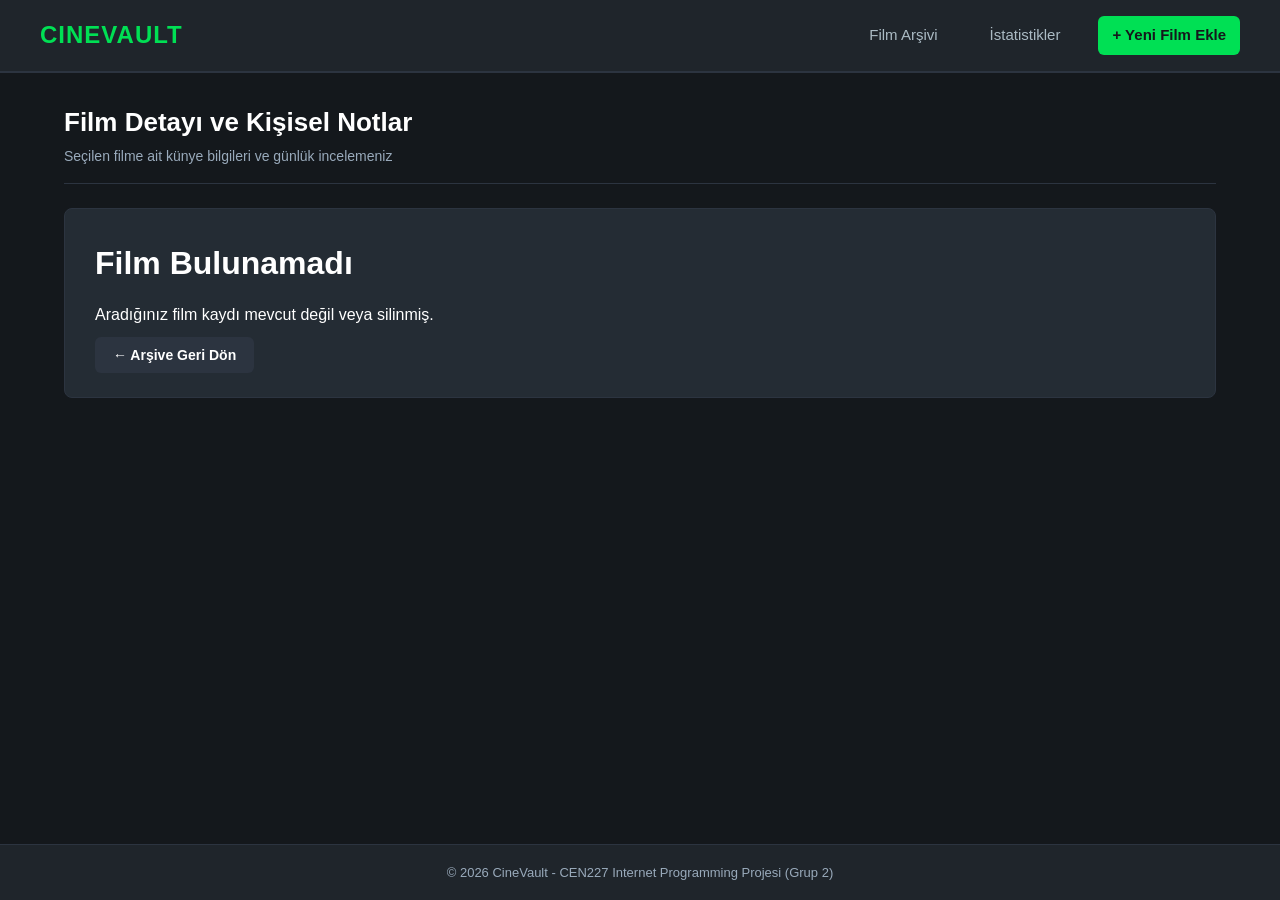
<file: detay.html>
<!DOCTYPE html>
<html lang="tr">
<head>
    <meta charset="UTF-8" />
    <meta name="viewport" content="width=device-width, initial-scale=1.0" />
    <title>CineVault - Film Detayı ve Notlar</title>
    <link rel="stylesheet" href="style.css" />
</head>
<body>

    <nav>
        <a href="index.html" class="logo">CINEVAULT</a>
        <div class="nav-links">
            <a href="index.html">Film Arşivi</a>
            <a href="tablo.html">İstatistikler</a>
            <a href="ekle.html" class="btn-add">+ Yeni Film Ekle</a>
        </div>
    </nav>

    <main>
        <header class="page-header">
            <div>
                <h1>Film Detayı ve Kişisel Notlar</h1>
                <p>Seçilen filme ait künye bilgileri ve günlük incelemeniz</p>
            </div>
        </header>

        <section id="detail-content" class="detail-container">
            <!-- JavaScript (app.js) URL parametresindeki ?id= değerine göre burayı doldurur -->
        </section>
    </main>

    <footer>
        © 2026 CineVault - CEN227 Internet Programming Projesi (Grup 2)
    </footer>

    <script src="app.js"></script>
</body>
</html>
</file>
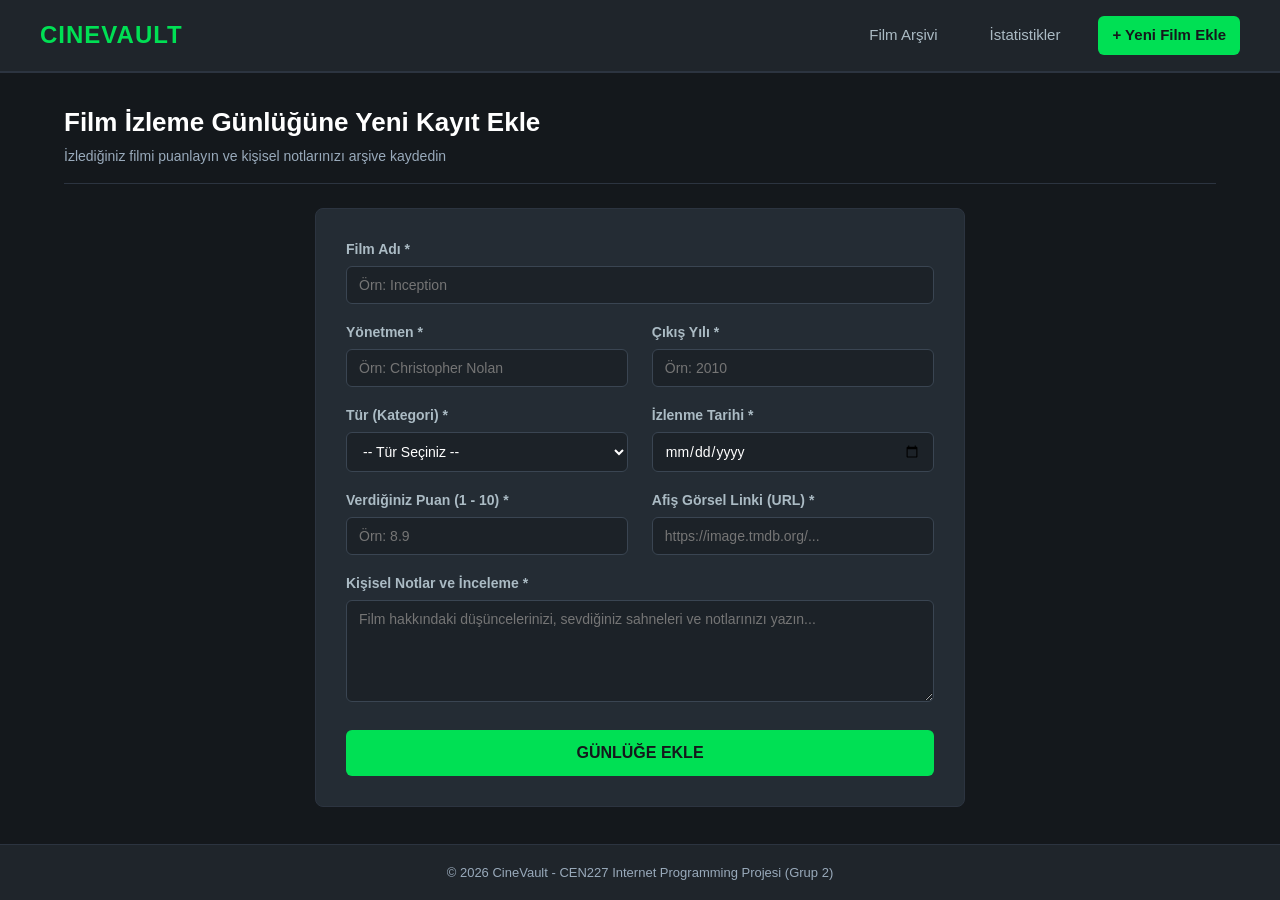
<file: ekle.html>
<!DOCTYPE html>
<html lang="tr">
<head>
    <meta charset="UTF-8" />
    <meta name="viewport" content="width=device-width, initial-scale=1.0" />
    <title>CineVault - Yeni Film Ekle</title>
    <link rel="stylesheet" href="style.css" />
</head>
<body>

    <nav>
        <a href="index.html" class="logo">CINEVAULT</a>
        <div class="nav-links">
            <a href="index.html">Film Arşivi</a>
            <a href="tablo.html">İstatistikler</a>
            <a href="ekle.html" class="btn-add active">+ Yeni Film Ekle</a>
        </div>
    </nav>

    <main>
        <header class="page-header">
            <div>
                <h1>Film İzleme Günlüğüne Yeni Kayıt Ekle</h1>
                <p>İzlediğiniz filmi puanlayın ve kişisel notlarınızı arşive kaydedin</p>
            </div>
        </header>

        <section class="form-wrapper">
            <div id="success-banner" class="success-banner">
                Film başarıyla günlüğünüze eklendi! Arşiv sayfasına yönlendiriliyorsunuz...
            </div>

            <form id="movie-form" novalidate>
                <div class="form-group">
                    <label for="filmAdi">Film Adı *</label>
                    <input type="text" id="filmAdi" placeholder="Örn: Inception" required />
                    <span id="err-filmAdi" class="error-msg">Lütfen en az 2 karakterden oluşan bir film adı girin.</span>
                </div>

                <div class="form-row">
                    <div class="form-group">
                        <label for="yonetmen">Yönetmen *</label>
                        <input type="text" id="yonetmen" placeholder="Örn: Christopher Nolan" required />
                        <span id="err-yonetmen" class="error-msg">Lütfen yönetmen adını girin.</span>
                    </div>

                    <div class="form-group">
                        <label for="yil">Çıkış Yılı *</label>
                        <input type="number" id="yil" placeholder="Örn: 2010" min="1888" max="2030" required />
                        <span id="err-yil" class="error-msg">Lütfen 1888 ile 2030 arasında geçerli bir yıl girin.</span>
                    </div>
                </div>

                <div class="form-row">
                    <div class="form-group">
                        <label for="tur">Tür (Kategori) *</label>
                        <select id="tur" required>
                            <option value="">-- Tür Seçiniz --</option>
                            <option value="Bilim Kurgu">Bilim Kurgu</option>
                            <option value="Aksiyon">Aksiyon</option>
                            <option value="Dram">Dram</option>
                            <option value="Komedi">Komedi</option>
                            <option value="Gerilim">Gerilim</option>
                            <option value="Korku">Korku</option>
                            <option value="Suç">Suç</option>
                            <option value="Animasyon">Animasyon</option>
                        </select>
                        <span id="err-tur" class="error-msg">Lütfen listeden bir film türü seçin.</span>
                    </div>

                    <div class="form-group">
                        <label for="izlenmeTarihi">İzlenme Tarihi *</label>
                        <input type="date" id="izlenmeTarihi" required />
                        <span id="err-tarih" class="error-msg">Lütfen filmi izlediğiniz tarihi seçin.</span>
                    </div>
                </div>

                <div class="form-row">
                    <div class="form-group">
                        <label for="puan">Verdiğiniz Puan (1 - 10) *</label>
                        <input type="number" id="puan" placeholder="Örn: 8.9" min="1" max="10" step="0.1" required />
                        <span id="err-puan" class="error-msg">Lütfen 1 ile 10 arasında bir puan girin.</span>
                    </div>

                    <div class="form-group">
                        <label for="afisUrl">Afiş Görsel Linki (URL) *</label>
                        <input type="url" id="afisUrl" placeholder="https://image.tmdb.org/..." required />
                        <span id="err-afis" class="error-msg">Lütfen http:// veya https:// ile başlayan geçerli bir resim linki girin.</span>
                    </div>
                </div>

                <div class="form-group">
                    <label for="notlar">Kişisel Notlar ve İnceleme *</label>
                    <textarea id="notlar" rows="5" placeholder="Film hakkındaki düşüncelerinizi, sevdiğiniz sahneleri ve notlarınızı yazın..." required></textarea>
                    <span id="err-notlar" class="error-msg">Lütfen en az 10 karakter uzunluğunda bir inceleme/not yazın.</span>
                </div>

                <button type="submit" class="btn-submit">GÜNLÜĞE EKLE</button>
            </form>
        </section>
    </main>

    <footer>
        © 2026 CineVault - CEN227 Internet Programming Projesi (Grup 2)
    </footer>

    <script src="app.js"></script>
</body>
</html>
</file>
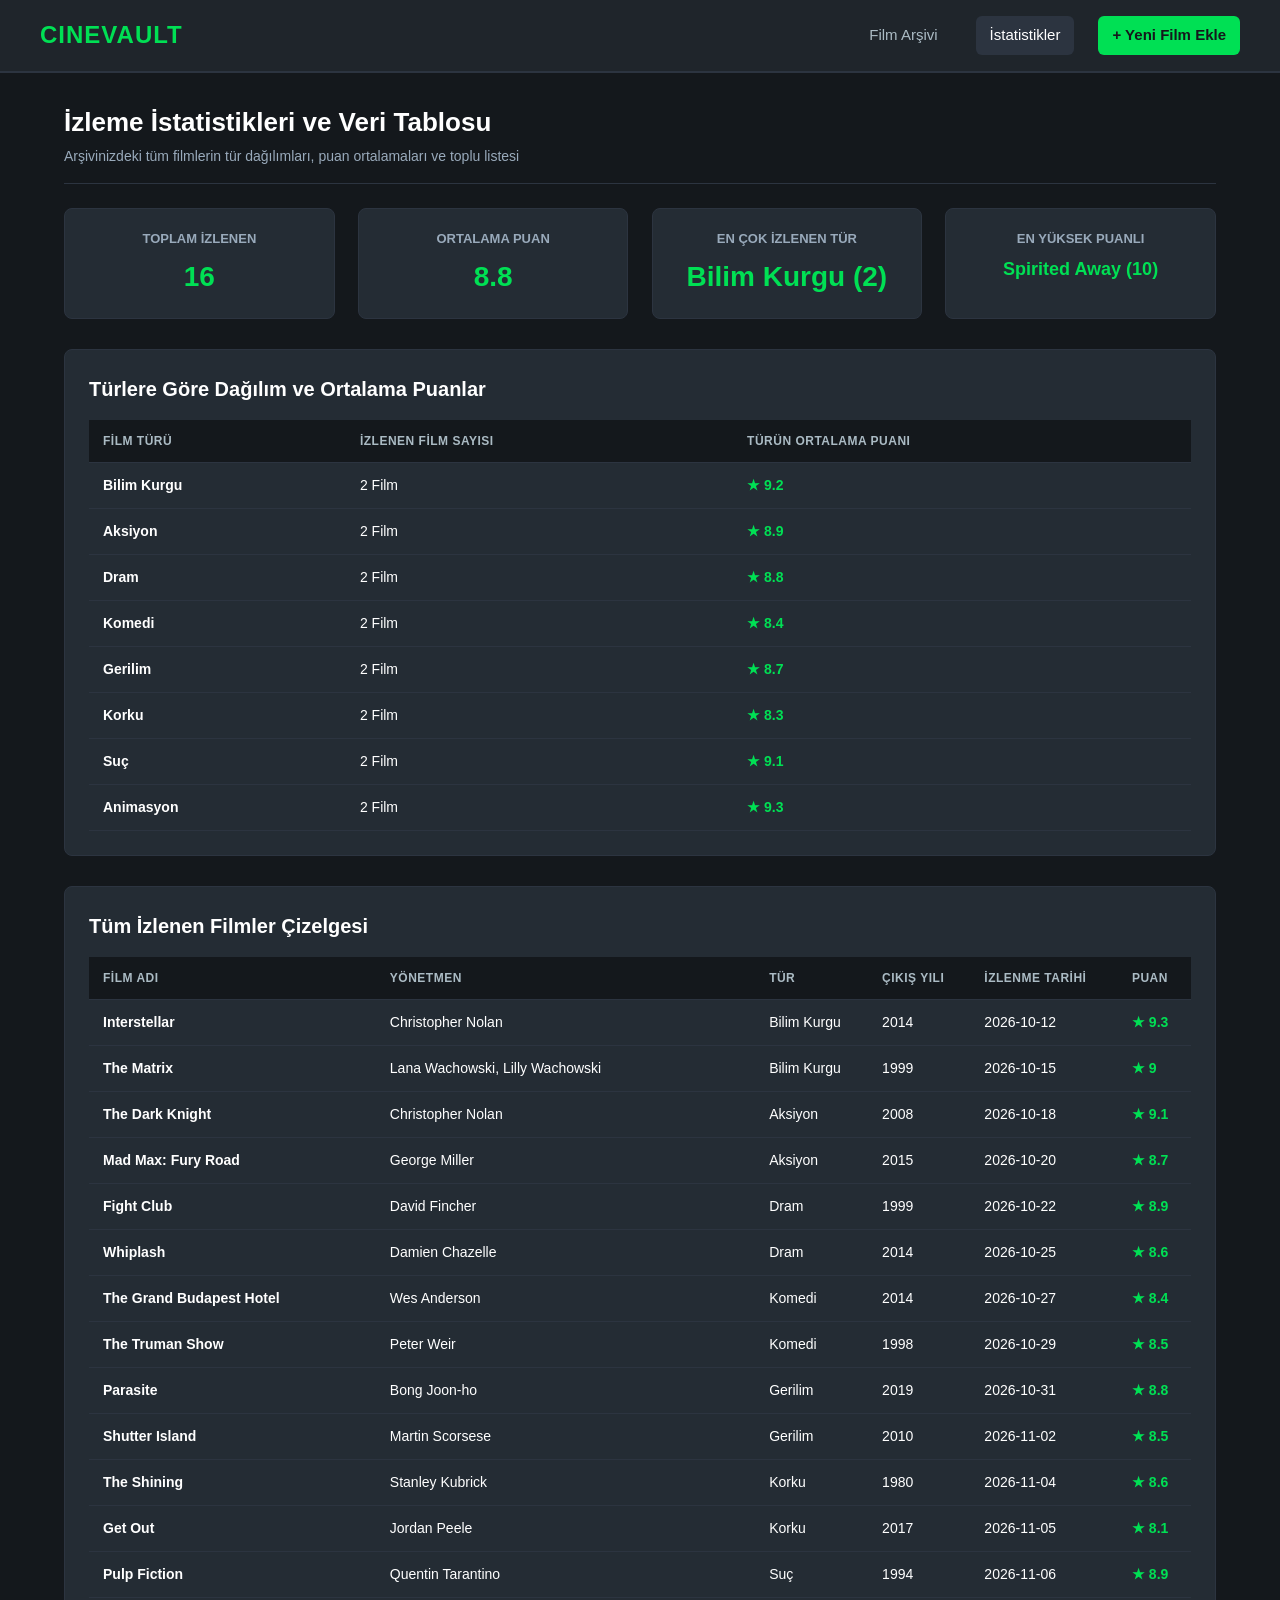
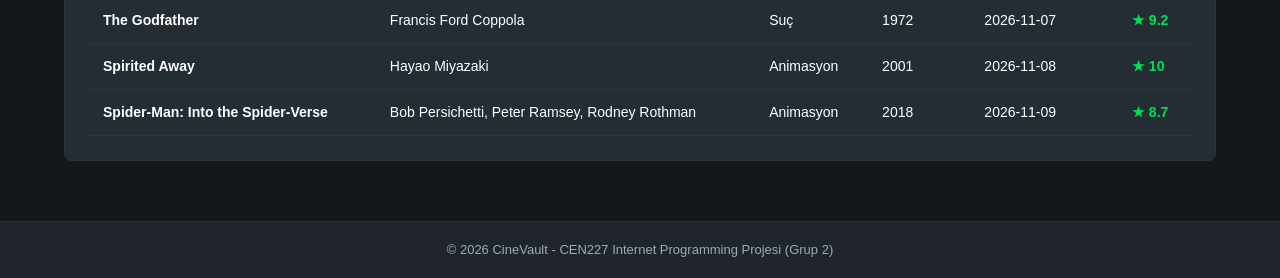
<file: tablo.html>
<!DOCTYPE html>
<html lang="tr">
<head>
    <meta charset="UTF-8" />
    <meta name="viewport" content="width=device-width, initial-scale=1.0" />
    <title>CineVault - İzleme İstatistikleri</title>
    <link rel="stylesheet" href="style.css" />
</head>
<body>

    <nav>
        <a href="index.html" class="logo">CINEVAULT</a>
        <div class="nav-links">
            <a href="index.html">Film Arşivi</a>
            <a href="tablo.html" class="active">İstatistikler</a>
            <a href="ekle.html" class="btn-add">+ Yeni Film Ekle</a>
        </div>
    </nav>

    <main>
        <header class="page-header">
            <div>
                <h1>İzleme İstatistikleri ve Veri Tablosu</h1>
                <p>Arşivinizdeki tüm filmlerin tür dağılımları, puan ortalamaları ve toplu listesi</p>
            </div>
        </header>

        <!-- Özet İstatistik Kartları -->
        <section class="stats-cards">
            <div class="stat-card">
                <h3>Toplam İzlenen</h3>
                <p id="stat-total" class="stat-value">0</p>
            </div>
            <div class="stat-card">
                <h3>Ortalama Puan</h3>
                <p id="stat-avg" class="stat-value">0.0</p>
            </div>
            <div class="stat-card">
                <h3>En Çok İzlenen Tür</h3>
                <p id="stat-top-genre" class="stat-value">-</p>
            </div>
            <div class="stat-card">
                <h3>En Yüksek Puanlı</h3>
                <p id="stat-best-movie" class="stat-value" style="font-size: 18px;">-</p>
            </div>
        </section>

        <!-- Türlere Göre İstatistik Tablosu -->
        <section class="table-section">
            <h2>Türlere Göre Dağılım ve Ortalama Puanlar</h2>
            <table>
                <thead>
                    <tr>
                        <th>Film Türü</th>
                        <th>İzlenen Film Sayısı</th>
                        <th>Türün Ortalama Puanı</th>
                    </tr>
                </thead>
                <tbody id="genre-stats-tbody">
                    <!-- JavaScript ile dinamik doldurulur -->
                </tbody>
            </table>
        </section>

        <!-- Tüm Filmlerin Toplu Tablosu -->
        <section class="table-section">
            <h2>Tüm İzlenen Filmler Çizelgesi</h2>
            <table>
                <thead>
                    <tr>
                        <th>Film Adı</th>
                        <th>Yönetmen</th>
                        <th>Tür</th>
                        <th>Çıkış Yılı</th>
                        <th>İzlenme Tarihi</th>
                        <th>Puan</th>
                    </tr>
                </thead>
                <tbody id="all-movies-tbody">
                    <!-- JavaScript ile dinamik doldurulur -->
                </tbody>
            </table>
        </section>
    </main>

    <footer>
        © 2026 CineVault - CEN227 Internet Programming Projesi (Grup 2)
    </footer>

    <script src="app.js"></script>
</body>
</html>
</file>
<file: style.css>
/* =========================================================
   CineVault - Ortak Stil Dosyası (style.css)
   Slaytlardaki Box Model, Flexbox ve Semantik HTML kurallarına uygun
   ========================================================= */

* {
    box-sizing: border-box;
}

body {
    margin: 0;
    font-family: Helvetica, Arial, sans-serif;
    background-color: #14181c;
    color: #ffffff;
    line-height: 1.5;
    display: flex;
    flex-direction: column;
    min-height: 100vh;
}

a {
    text-decoration: none;
    color: #ffffff;
}

/* Üst Navigasyon Barı (<nav>) */
nav {
    background-color: #1f252b;
    border-bottom: 2px solid #2c3440;
    padding: 16px 40px;
    display: flex;
    justify-content: space-between;
    align-items: center;
}

.logo {
    font-size: 24px;
    font-weight: bold;
    color: #00e054;
    letter-spacing: 1px;
}

.nav-links {
    display: flex;
    align-items: center;
}

.nav-links a {
    margin-left: 24px;
    font-size: 15px;
    color: #abbbc4;
    padding: 8px 14px;
    border-radius: 6px;
}

.nav-links a:hover,
.nav-links a.active {
    color: #ffffff;
    background-color: #2c3440;
}

.nav-links a.btn-add {
    background-color: #00e054;
    color: #14181c;
    font-weight: bold;
}

.nav-links a.btn-add:hover {
    background-color: #00c448;
}

/* Ana İçerik Kapsayıcısı */
main {
    flex-grow: 1;
    width: 90%;
    max-width: 1200px;
    margin: 30px auto;
}

/* Sayfa Başlık Alanı (<header>) */
.page-header {
    display: flex;
    justify-content: space-between;
    align-items: center;
    border-bottom: 1px solid #2c3440;
    padding-bottom: 16px;
    margin-bottom: 24px;
}

.page-header h1 {
    margin: 0;
    font-size: 26px;
}

.page-header p {
    margin: 4px 0 0 0;
    color: #9ab;
    font-size: 14px;
}

.filter-box {
    display: flex;
    align-items: center;
}

.filter-box label {
    margin-right: 10px;
    color: #abbbc4;
    font-size: 14px;
}

select,
input,
textarea {
    background-color: #1c2228;
    color: #ffffff;
    border: 1px solid #3a4552;
    border-radius: 6px;
    padding: 10px 12px;
    font-family: Helvetica, Arial, sans-serif;
    font-size: 14px;
}

select:focus,
input:focus,
textarea:focus {
    outline: none;
    border-color: #00e054;
}

/* =========================================================
   1. SAYFA: FİLM ARŞİVİ (index.html) - Kart Izgarası
   ========================================================= */
.movie-grid {
    display: flex;
    flex-wrap: wrap;
    justify-content: flex-start;
    margin-left: -10px;
    margin-right: -10px;
}

.movie-card {
    background-color: #242c34;
    border: 1px solid #2c3440;
    border-radius: 8px;
    width: calc(25% - 20px);
    margin: 10px;
    display: flex;
    flex-direction: column;
    overflow: hidden;
}

.movie-card:hover {
    border-color: #00e054;
}

.movie-poster {
    width: 100%;
    height: 360px;
    object-fit: cover;
    border-bottom: 1px solid #2c3440;
}

.card-body {
    padding: 16px;
    display: flex;
    flex-direction: column;
    flex-grow: 1;
}

.card-title {
    margin: 0 0 6px 0;
    font-size: 18px;
    color: #ffffff;
}

.card-meta {
    font-size: 13px;
    color: #9ab;
    margin-bottom: 12px;
}

.card-rating {
    display: inline-block;
    background-color: #14181c;
    color: #00e054;
    font-weight: bold;
    padding: 4px 10px;
    border-radius: 4px;
    font-size: 14px;
    margin-bottom: 14px;
    width: fit-content;
}

.btn-detail {
    margin-top: auto;
    display: block;
    text-align: center;
    background-color: #2c3440;
    color: #ffffff;
    padding: 10px;
    border-radius: 6px;
    font-size: 14px;
    font-weight: bold;
}

.btn-detail:hover {
    background-color: #00e054;
    color: #14181c;
}

/* =========================================================
   2. SAYFA: FİLM DETAYI (detay.html)
   ========================================================= */
.detail-container {
    background-color: #242c34;
    border: 1px solid #2c3440;
    border-radius: 8px;
    padding: 30px;
    display: flex;
    align-items: flex-start;
}

.detail-poster {
    width: 300px;
    border-radius: 8px;
    border: 2px solid #2c3440;
    flex-shrink: 0;
    margin-right: 32px;
}

.detail-info {
    flex-grow: 1;
}

.detail-info h1 {
    margin: 0 0 8px 0;
    font-size: 32px;
}

.badge-row {
    margin-bottom: 20px;
}

.badge {
    display: inline-block;
    background-color: #14181c;
    color: #abbbc4;
    padding: 6px 12px;
    border-radius: 4px;
    font-size: 13px;
    margin-right: 8px;
    border: 1px solid #2c3440;
}

.badge.rating-badge {
    color: #00e054;
    font-weight: bold;
    border-color: #00e054;
}

.notes-box {
    background-color: #14181c;
    border-left: 4px solid #00e054;
    padding: 20px;
    border-radius: 6px;
    margin: 20px 0;
}

.notes-box h3 {
    margin: 0 0 10px 0;
    font-size: 16px;
    color: #00e054;
}

.notes-box p {
    margin: 0;
    color: #e2e8f0;
    font-size: 15px;
    line-height: 1.6;
}

.detail-actions {
    display: flex;
    margin-top: 24px;
}

.btn-secondary {
    background-color: #2c3440;
    color: #ffffff;
    padding: 10px 18px;
    border-radius: 6px;
    font-weight: bold;
    font-size: 14px;
    margin-right: 12px;
    border: none;
    cursor: pointer;
}

.btn-secondary:hover {
    background-color: #3a4552;
}

.btn-danger {
    background-color: #e11d48;
    color: #ffffff;
    padding: 10px 18px;
    border-radius: 6px;
    font-weight: bold;
    font-size: 14px;
    border: none;
    cursor: pointer;
}

.btn-danger:hover {
    background-color: #be123c;
}

/* =========================================================
   3. SAYFA: FİLM EKLEME FORMU (ekle.html)
   ========================================================= */
.form-wrapper {
    background-color: #242c34;
    border: 1px solid #2c3440;
    border-radius: 8px;
    max-width: 650px;
    margin: 0 auto;
    padding: 30px;
}

.form-group {
    margin-bottom: 18px;
    display: flex;
    flex-direction: column;
}

.form-row {
    display: flex;
    justify-content: space-between;
}

.form-row .form-group {
    width: 48%;
}

.form-group label {
    margin-bottom: 6px;
    font-weight: bold;
    font-size: 14px;
    color: #abbbc4;
}

.error-msg {
    color: #ff4d4d;
    font-size: 13px;
    margin-top: 5px;
    display: none;
}

.success-banner {
    background-color: #00e054;
    color: #14181c;
    padding: 12px 16px;
    border-radius: 6px;
    font-weight: bold;
    margin-bottom: 20px;
    display: none;
    text-align: center;
}

.btn-submit {
    width: 100%;
    background-color: #00e054;
    color: #14181c;
    font-weight: bold;
    font-size: 16px;
    padding: 14px;
    border: none;
    border-radius: 6px;
    cursor: pointer;
    margin-top: 10px;
}

.btn-submit:hover {
    background-color: #00c448;
}

/* =========================================================
   4. SAYFA: İZLEME İSTATİSTİKLERİ TABLOSU (tablo.html)
   ========================================================= */
.stats-cards {
    display: flex;
    justify-content: space-between;
    margin-bottom: 30px;
}

.stat-card {
    background-color: #242c34;
    border: 1px solid #2c3440;
    border-radius: 8px;
    padding: 20px;
    width: 23.5%;
    text-align: center;
}

.stat-card h3 {
    margin: 0 0 8px 0;
    font-size: 13px;
    color: #9ab;
    text-transform: uppercase;
}

.stat-card .stat-value {
    font-size: 28px;
    font-weight: bold;
    color: #00e054;
    margin: 0;
}

.table-section {
    background-color: #242c34;
    border: 1px solid #2c3440;
    border-radius: 8px;
    padding: 24px;
    margin-bottom: 30px;
}

.table-section h2 {
    margin: 0 0 16px 0;
    font-size: 20px;
}

table {
    width: 100%;
    border-collapse: collapse;
    text-align: left;
}

th, td {
    padding: 12px 14px;
    border-bottom: 1px solid #2c3440;
    font-size: 14px;
}

th {
    background-color: #14181c;
    color: #abbbc4;
    text-transform: uppercase;
    font-size: 12px;
    letter-spacing: 0.5px;
}

tr:hover {
    background-color: #2c3440;
}

.td-rating {
    color: #00e054;
    font-weight: bold;
}

/* Alt Bilgi (<footer>) */
footer {
    background-color: #1f252b;
    border-top: 1px solid #2c3440;
    text-align: center;
    padding: 18px;
    color: #9ab;
    font-size: 13px;
    margin-top: auto;
}

/* Mobil ve Küçük Ekran Uyumu */
@media (max-width: 900px) {
    .movie-card {
        width: calc(50% - 20px);
    }
    .detail-container {
        flex-direction: column;
    }
    .detail-poster {
        width: 100%;
        max-width: 300px;
        margin-right: 0;
        margin-bottom: 20px;
    }
    .stats-cards {
        flex-wrap: wrap;
    }
    .stat-card {
        width: 48%;
        margin-bottom: 12px;
    }
}

@media (max-width: 600px) {
    nav {
        flex-direction: column;
        padding: 16px;
    }
    .nav-links {
        margin-top: 12px;
    }
    .nav-links a {
        margin: 0 6px;
    }
    .movie-card {
        width: calc(100% - 20px);
    }
    .form-row {
        flex-direction: column;
    }
    .form-row .form-group {
        width: 100%;
    }
}
</file>
